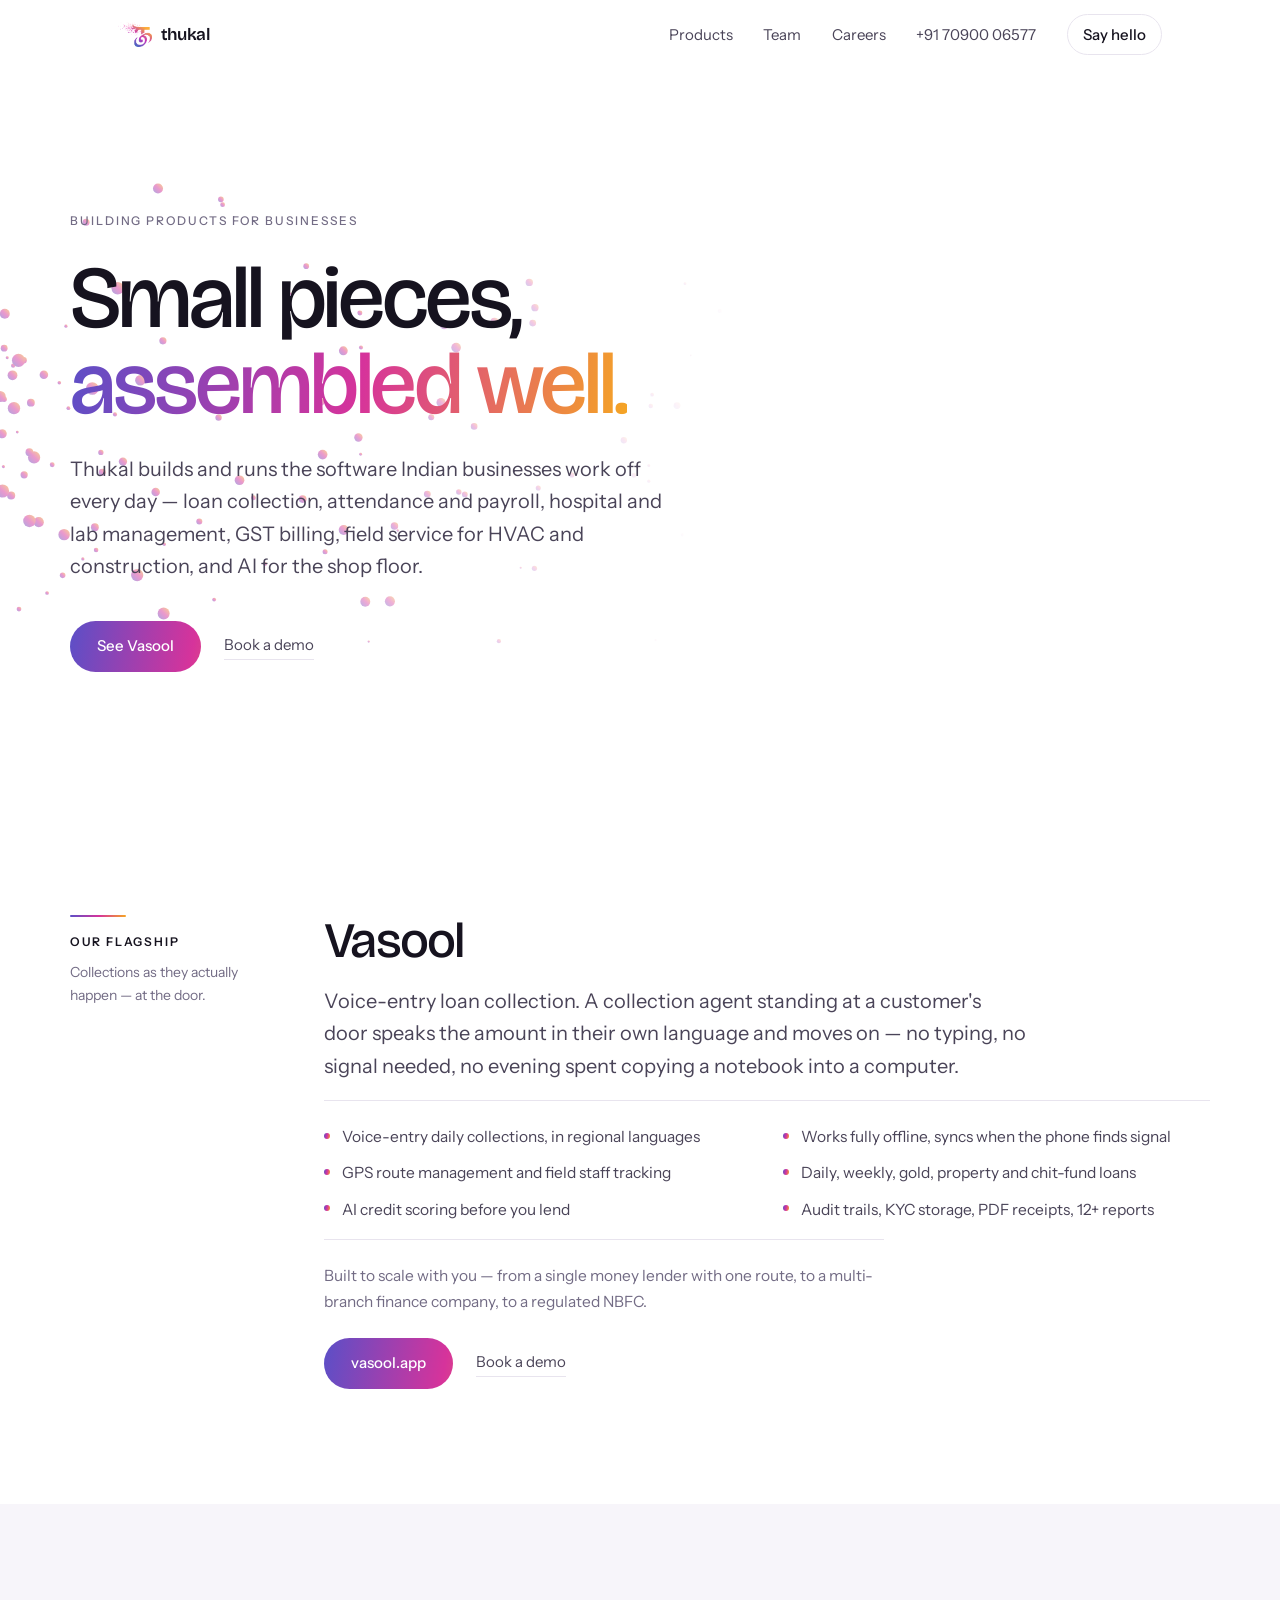
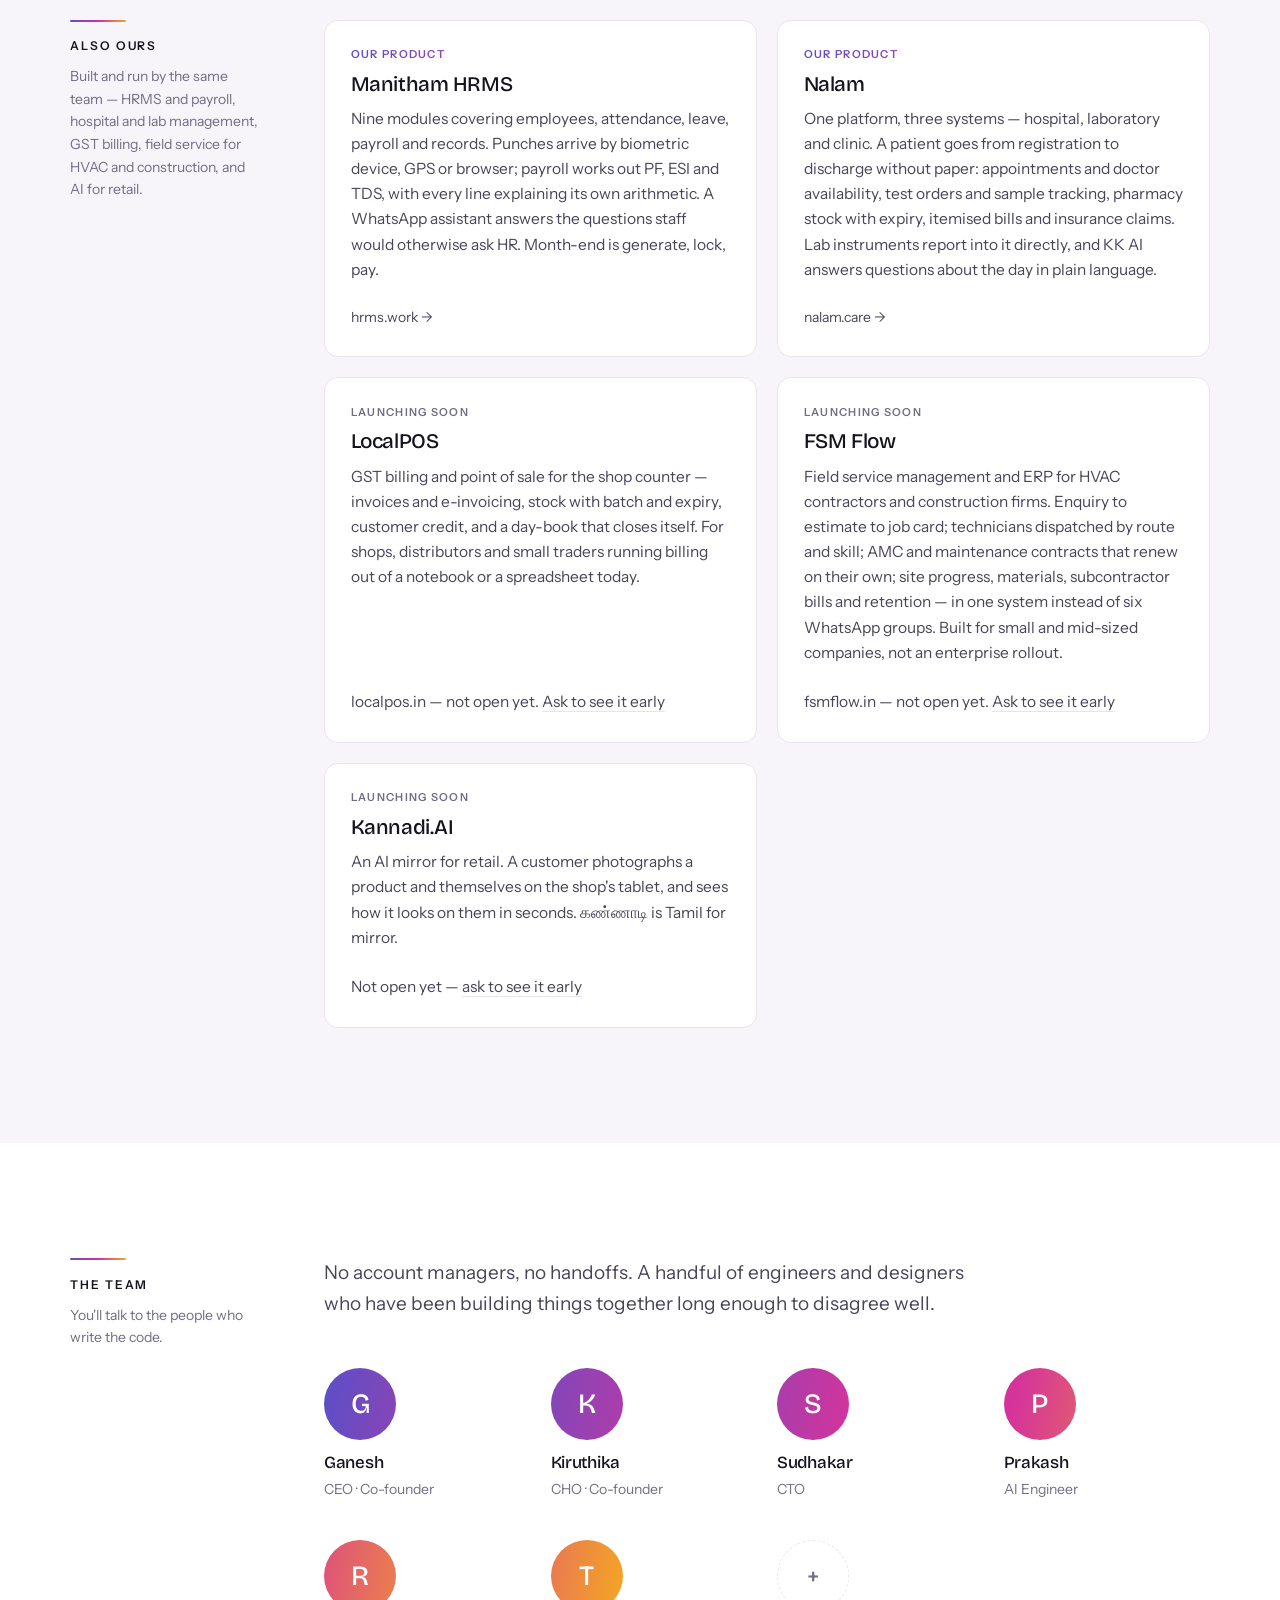
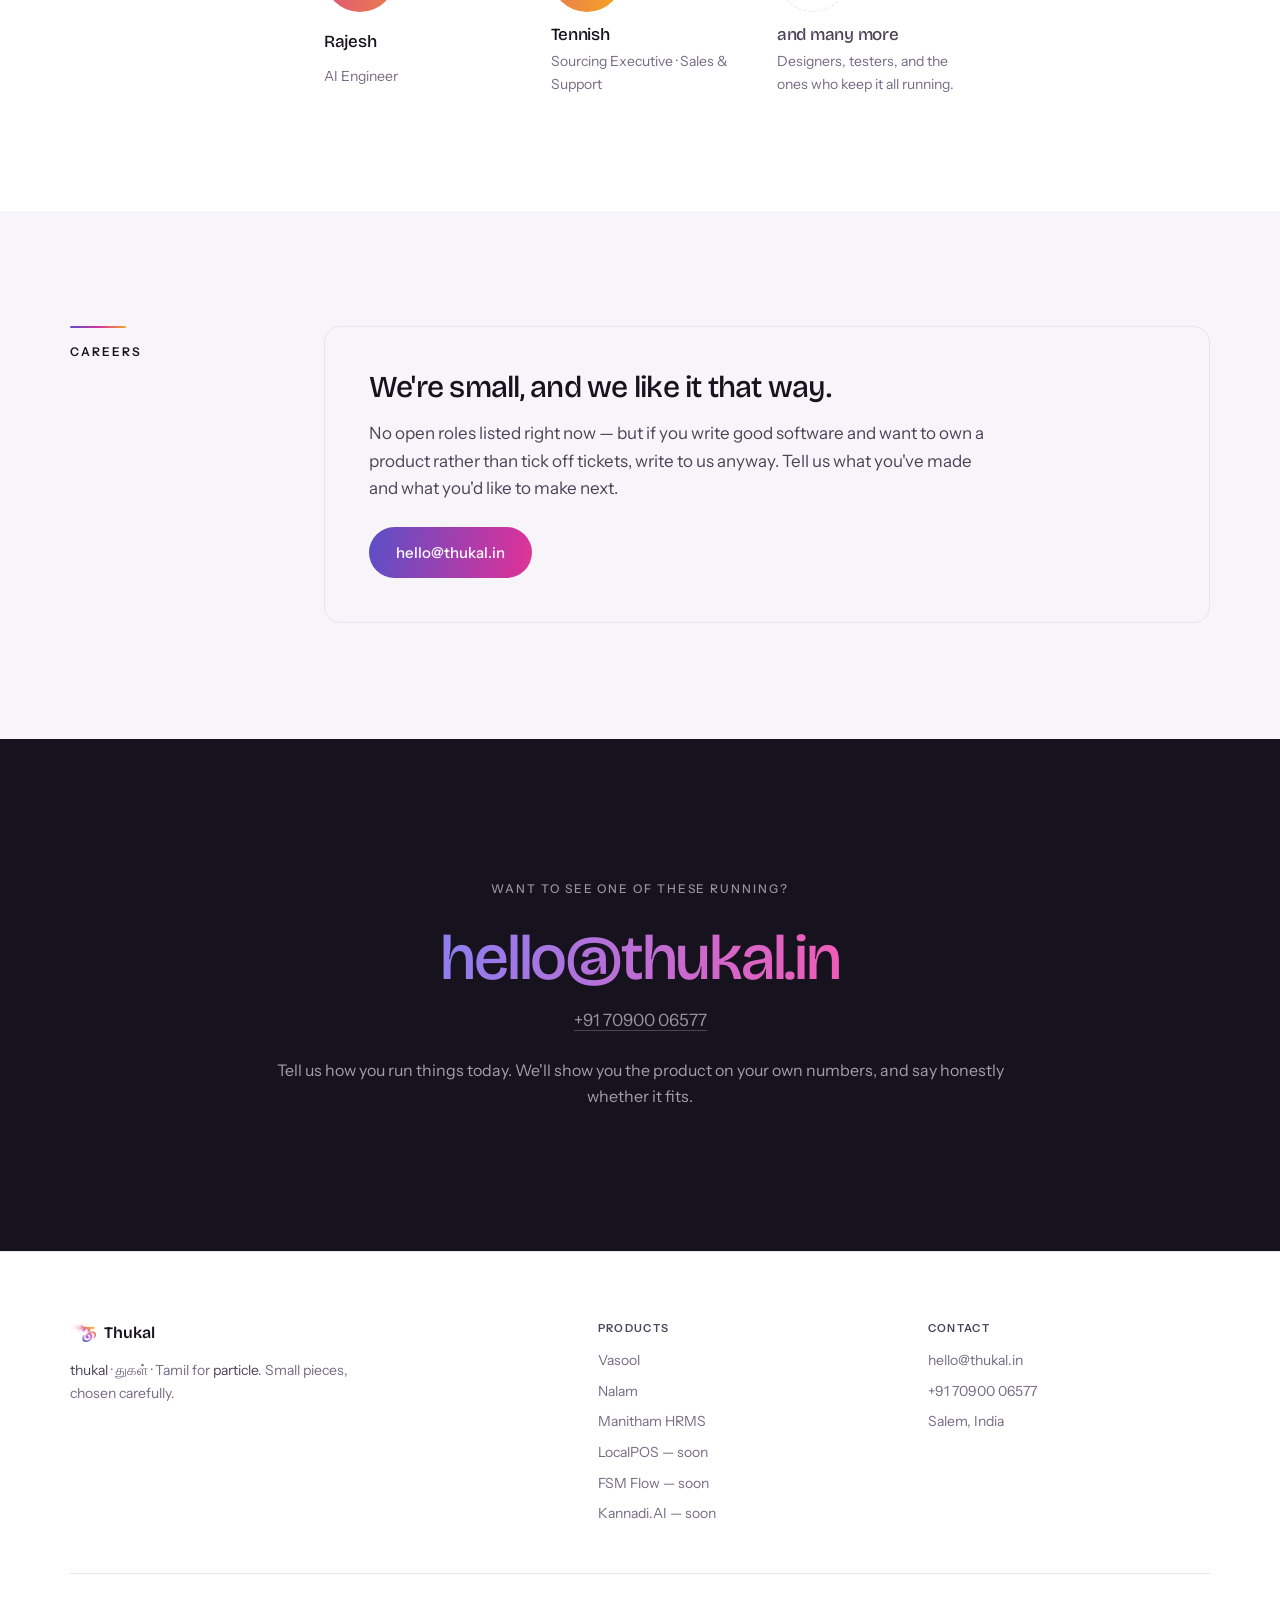
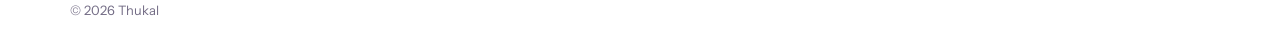
<file: index.html>
<!DOCTYPE html>
<html lang="en">
<head>
	<meta charset="UTF-8">
	<meta http-equiv="X-UA-Compatible" content="IE=edge">
	<meta name="viewport" content="width=device-width, initial-scale=1">

	<title>Thukal — business software products built in India</title>
	<meta name="description" content="Thukal builds and runs software for Indian business: Vasool loan collection software, Nalam hospital and lab management, Manitham HRMS for attendance and payroll, LocalPOS GST billing, and FSM Flow field service management and ERP for HVAC and construction.">

	<meta property="og:title" content="Thukal — business software products built in India">
	<meta property="og:description" content="Loan collection, hospital and lab management, HRMS and payroll, GST billing, and field service management for HVAC and construction. Products we build, ship and run ourselves.">
	<meta property="og:type" content="website">
	<meta property="og:url" content="https://thukal.io/">
	<meta property="og:image" content="https://thukal.io/images/logo.png">

	<link rel="canonical" href="https://thukal.io/">

	<link rel="icon" type="image/png" sizes="96x96" href="images/favicon/favicon-96x96.png">
	<link rel="icon" type="image/svg+xml" href="images/favicon/favicon.svg">
	<link rel="shortcut icon" href="images/favicon/favicon.ico">
	<link rel="apple-touch-icon" sizes="180x180" href="images/favicon/apple-touch-icon.png">
	<link rel="manifest" href="images/favicon/site.webmanifest">
	<meta name="theme-color" content="#ffffff">

	<link rel="preconnect" href="https://fonts.googleapis.com">
	<link rel="preconnect" href="https://fonts.gstatic.com" crossorigin>
	<link href="https://fonts.googleapis.com/css2?family=Bricolage+Grotesque:opsz,wght@12..96,400;12..96,500;12..96,600&family=Instrument+Sans:wght@400;500;600&display=swap" rel="stylesheet">

	<link rel="stylesheet" href="css/style.css">

	<!-- Ties the three product domains to the parent brand for search engines.
	     No offers/aggregateRating: no pricing is public, and invented ratings
	     are a manual-action risk. -->
	<script type="application/ld+json">
	{
		"@context": "https://schema.org",
		"@type": "Organization",
		"@id": "https://thukal.io/#organization",
		"name": "Thukal",
		"url": "https://thukal.io/",
		"logo": "https://thukal.io/images/logo.png",
		"email": "hello@thukal.in",
		"telephone": "+91-70900-06577",
		"slogan": "Building products for businesses",
		"foundingDate": "2025",
		"address": {
			"@type": "PostalAddress",
			"addressLocality": "Salem",
			"addressRegion": "Tamil Nadu",
			"addressCountry": "IN"
		},
		"owns": [
			{
				"@type": "SoftwareApplication",
				"name": "Vasool",
				"url": "https://vasool.app",
				"applicationCategory": "BusinessApplication",
				"description": "Voice-entry loan collection for money lenders, finance companies and NBFCs. Works offline, with GPS route tracking and AI credit scoring."
			},
			{
				"@type": "SoftwareApplication",
				"name": "Manitham HRMS",
				"url": "https://hrms.work",
				"applicationCategory": "BusinessApplication",
				"description": "Attendance, leave and payroll for Indian businesses, with PF, ESI and TDS compliance built in."
			},
			{
				"@type": "SoftwareApplication",
				"name": "Nalam",
				"url": "https://nalam.care",
				"applicationCategory": "HealthApplication",
				"description": "Hospital, laboratory and clinic management — patients, appointments, lab orders, pharmacy stock, billing and insurance claims, with direct lab instrument integration."
			},
			{
				"@type": "SoftwareApplication",
				"name": "LocalPOS",
				"applicationCategory": "BusinessApplication",
				"description": "GST billing and point-of-sale software for Indian shops, distributors and small traders — counter billing, stock, e-invoicing and day-book."
			},
			{
				"@type": "SoftwareApplication",
				"name": "FSM Flow",
				"applicationCategory": "BusinessApplication",
				"description": "Field service management and ERP for HVAC contractors and construction companies — job cards, technician dispatch and scheduling, AMC and maintenance contracts, site progress, materials, subcontractor bills and estimates."
			},
			{
				"@type": "SoftwareApplication",
				"name": "Kannadi.AI",
				"applicationCategory": "BusinessApplication",
				"description": "An AI mirror for retail: customers see how a product looks on them in seconds."
			}
		]
	}
	</script>
</head>
<body>

<a class="skip" href="#main">Skip to content</a>

<header class="masthead" id="masthead">
	<div class="masthead-inner">
		<a class="brand" href="#top" aria-label="Thukal, home">
			<img src="images/logo.png" alt="" width="34" height="26">
			<span>thukal</span>
		</a>
		<nav class="nav" aria-label="Primary">
			<a href="#products">Products</a>
			<a href="#team">Team</a>
			<a href="#careers">Careers</a>
			<a class="nav-tel" href="tel:+917090006577"><span class="tel-full">+91 70900 06577</span><span class="tel-short">Call</span></a>
			<a class="nav-cta" href="mailto:hello@thukal.in">Say hello</a>
		</nav>
	</div>
</header>

<main id="main">

	<!-- ───────────────────────────  HERO  ─────────────────────────── -->
	<section class="hero" id="top">
		<div class="hero-field" aria-hidden="true">
			<svg id="particles" viewBox="0 0 620 460" preserveAspectRatio="xMidYMid meet" role="presentation">
				<defs>
					<linearGradient id="thukal-grad" x1="0" y1="1" x2="1" y2="0">
						<stop offset="0%" stop-color="#5B4FC7"/>
						<stop offset="52%" stop-color="#D6339B"/>
						<stop offset="100%" stop-color="#F5A623"/>
					</linearGradient>
				</defs>
			</svg>
		</div>

		<div class="hero-inner">
			<p class="eyebrow">Building products for businesses</p>
			<h1 class="hero-title">
				Small pieces,<br>
				<em>assembled well.</em>
			</h1>
			<p class="hero-lede">
				Thukal builds and runs the software Indian businesses work off every day —
				loan collection, attendance and payroll, hospital and lab management,
				GST billing, field service for HVAC and construction, and AI for the
				shop floor.
			</p>
			<div class="hero-actions">
				<a class="btn" href="#vasool">See Vasool</a>
				<a class="btn-quiet" href="mailto:hello@thukal.in?subject=Demo%20request">Book a demo</a>
			</div>
		</div>
	</section>

	<!-- ───────────────────────────  FLAGSHIP  ─────────────────────────── -->
	<section class="band" id="vasool">
		<div class="band-inner">
			<div class="rail">
				<h2 class="rail-label">Our flagship</h2>
				<p class="rail-note">Collections as they actually happen — at the door.</p>
			</div>
			<div class="col">
				<div class="flagship">
					<div class="flagship-copy">
						<h3 class="flagship-name">Vasool</h3>
						<p class="flagship-lede">
							Voice-entry loan collection. A collection agent standing at a
							customer's door speaks the amount in their own language and moves
							on — no typing, no signal needed, no evening spent copying a
							notebook into a computer.
						</p>

						<ul class="caps">
							<li>Voice-entry daily collections, in regional languages</li>
							<li>Works fully offline, syncs when the phone finds signal</li>
							<li>GPS route management and field staff tracking</li>
							<li>Daily, weekly, gold, property and chit-fund loans</li>
							<li>AI credit scoring before you lend</li>
							<li>Audit trails, KYC storage, PDF receipts, 12+ reports</li>
						</ul>

						<p class="flagship-who">
							Built to scale with you — from a single money lender with one
							route, to a multi-branch finance company, to a regulated NBFC.
						</p>

						<div class="flagship-actions">
							<a class="btn" href="https://vasool.app">vasool.app</a>
							<a class="btn-quiet" href="mailto:hello@thukal.in?subject=Vasool%20demo">Book a demo</a>
						</div>
					</div>

					<!-- Product shot goes here. Swap this comment for:
					     <div class="shot"><img src="images/vasool-app.png" alt="The Vasool collection screen, showing a route's customers for the day" width="520" height="640"></div> -->
				</div>
			</div>
		</div>
	</section>

	<!-- ───────────────────────────  PRODUCTS  ─────────────────────────── -->
	<section class="band band-mist" id="products">
		<div class="band-inner">
			<div class="rail">
				<h2 class="rail-label">Also ours</h2>
				<p class="rail-note">
					Built and run by the same team — HRMS and payroll, hospital and lab
					management, GST billing, field service for HVAC and construction,
					and AI for retail.
				</p>
			</div>
			<div class="col">
				<ul class="work">
					<li class="card">
						<span class="tag tag-product">Our product</span>
						<h3>Manitham HRMS</h3>
						<p>Nine modules covering employees, attendance, leave, payroll and records. Punches arrive by biometric device, GPS or browser; payroll works out PF, ESI and TDS, with every line explaining its own arithmetic. A WhatsApp assistant answers the questions staff would otherwise ask HR. Month-end is generate, lock, pay.</p>
						<a class="card-link" href="https://hrms.work">hrms.work</a>
					</li>
					<li class="card">
						<span class="tag tag-product">Our product</span>
						<h3>Nalam</h3>
						<p>One platform, three systems — hospital, laboratory and clinic. A patient goes from registration to discharge without paper: appointments and doctor availability, test orders and sample tracking, pharmacy stock with expiry, itemised bills and insurance claims. Lab instruments report into it directly, and KK AI answers questions about the day in plain language.</p>
						<a class="card-link" href="https://nalam.care">nalam.care</a>
					</li>
					<li class="card">
						<span class="tag tag-soon">Launching soon</span>
						<h3>LocalPOS</h3>
						<p>GST billing and point of sale for the shop counter — invoices and e-invoicing, stock with batch and expiry, customer credit, and a day-book that closes itself. For shops, distributors and small traders running billing out of a notebook or a spreadsheet today.</p>
						<p class="card-note">localpos.in — not open yet. <a href="mailto:hello@thukal.in?subject=LocalPOS%20early%20access">Ask to see it early</a></p>
					</li>
					<li class="card">
						<span class="tag tag-soon">Launching soon</span>
						<h3>FSM Flow</h3>
						<p>Field service management and ERP for HVAC contractors and construction firms. Enquiry to estimate to job card; technicians dispatched by route and skill; AMC and maintenance contracts that renew on their own; site progress, materials, subcontractor bills and retention — in one system instead of six WhatsApp groups. Built for small and mid-sized companies, not an enterprise rollout.</p>
						<p class="card-note">fsmflow.in — not open yet. <a href="mailto:hello@thukal.in?subject=FSM%20Flow%20early%20access">Ask to see it early</a></p>
					</li>
					<li class="card">
						<span class="tag tag-soon">Launching soon</span>
						<h3>Kannadi.AI</h3>
						<p>An AI mirror for retail. A customer photographs a product and themselves on the shop's tablet, and sees how it looks on them in seconds. <span lang="ta">கண்ணாடி</span> is Tamil for mirror.</p>
						<p class="card-note">Not open yet — <a href="mailto:hello@thukal.in?subject=Kannadi.AI">ask to see it early</a></p>
					</li>
				</ul>
			</div>
		</div>
	</section>

	<!-- ───────────────────────────  TEAM  ─────────────────────────── -->
	<section class="band" id="team">
		<div class="band-inner">
			<div class="rail">
				<h2 class="rail-label">The team</h2>
				<p class="rail-note">You'll talk to the people who write the code.</p>
			</div>
			<div class="col">
				<p class="team-lede">
					No account managers, no handoffs. A handful of engineers and designers
					who have been building things together long enough to disagree well.
				</p>

				<!-- For a photo, swap the .avatar div for:
				     <img class="avatar-img" src="images/team/ganesh.jpg" alt="" width="72" height="72"> -->
				<ul class="team">
					<li class="member">
						<div class="avatar" style="--pos: 0%" aria-hidden="true">G</div>
						<h3>Ganesh</h3>
						<p>CEO · Co-founder</p>
					</li>
					<li class="member">
						<div class="avatar" style="--pos: 20%" aria-hidden="true">K</div>
						<h3>Kiruthika</h3>
						<p>CHO · Co-founder</p>
					</li>
					<li class="member">
						<div class="avatar" style="--pos: 40%" aria-hidden="true">S</div>
						<h3>Sudhakar</h3>
						<p>CTO</p>
					</li>
					<li class="member">
						<div class="avatar" style="--pos: 60%" aria-hidden="true">P</div>
						<h3>Prakash</h3>
						<p>AI Engineer</p>
					</li>
					<li class="member">
						<div class="avatar" style="--pos: 80%" aria-hidden="true">R</div>
						<h3>Rajesh</h3>
						<p>AI Engineer</p>
					</li>
					<li class="member">
						<div class="avatar" style="--pos: 100%" aria-hidden="true">T</div>
						<h3>Tennish</h3>
						<p>Sourcing Executive · Sales &amp; Support</p>
					</li>
					<li class="member member-more">
						<div class="avatar avatar-more" aria-hidden="true">+</div>
						<h3>and many more</h3>
						<p>Designers, testers, and the ones who keep it all running.</p>
					</li>
				</ul>
			</div>
		</div>
	</section>

	<!-- ───────────────────────────  CAREERS  ─────────────────────────── -->
	<section class="band band-mist" id="careers">
		<div class="band-inner">
			<div class="rail">
				<h2 class="rail-label">Careers</h2>
			</div>
			<div class="col">
				<div class="callout">
					<h3>We're small, and we like it that way.</h3>
					<p>
						No open roles listed right now — but if you write good software and want
						to own a product rather than tick off tickets, write to us anyway.
						Tell us what you've made and what you'd like to make next.
					</p>
					<a class="btn" href="mailto:hello@thukal.in?subject=Working%20at%20Thukal">hello@thukal.in</a>
				</div>
			</div>
		</div>
	</section>

	<!-- ───────────────────────────  CONTACT  ─────────────────────────── -->
	<section class="contact" id="contact">
		<div class="contact-inner">
			<p class="eyebrow">Want to see one of these running?</p>
			<a class="contact-mail" href="mailto:hello@thukal.in?subject=Demo%20request">hello@thukal.in</a>
			<p class="contact-phone"><a href="tel:+917090006577">+91 70900 06577</a></p>
			<p class="contact-note">Tell us how you run things today. We'll show you the product on your own numbers, and say honestly whether it fits.</p>
		</div>
	</section>

</main>

<footer class="footer">
	<div class="footer-inner">
		<div class="footer-brand">
			<p class="footer-name">
				<img src="images/logo.png" alt="" width="26" height="20">
				<span>Thukal</span>
			</p>
			<p class="footer-meaning">
				<em>thukal</em> · <span lang="ta">துகள்</span> · Tamil for <em>particle</em>.
				Small pieces, chosen carefully.
			</p>
		</div>

		<nav class="footer-col" aria-label="Products">
			<p class="footer-head">Products</p>
			<a href="https://vasool.app">Vasool</a>
			<a href="https://nalam.care">Nalam</a>
			<a href="https://hrms.work">Manitham HRMS</a>
			<span>LocalPOS — soon</span>
			<span>FSM Flow — soon</span>
			<span>Kannadi.AI — soon</span>
		</nav>

		<div class="footer-col">
			<p class="footer-head">Contact</p>
			<a href="mailto:hello@thukal.in">hello@thukal.in</a>
			<a href="tel:+917090006577">+91 70900 06577</a>
			<span>Salem, India</span>
		</div>
	</div>

	<p class="footer-base">&copy; <span id="year">2026</span> Thukal</p>
</footer>

<script src="js/particles.js" defer></script>

<!-- Cloudflare Web Analytics. PLACEHOLDER TOKEN — reports nothing until the
     real beacon token from the Cloudflare dashboard replaces CF_BEACON_TOKEN. -->
<script defer src="https://static.cloudflareinsights.com/beacon.min.js" data-cf-beacon='{"token": "CF_BEACON_TOKEN"}'></script>
</body>
</html>
</file>
<file: css/style.css>
/* ==========================================================================
   Thukal — thukal (துகள்) is Tamil for "particle".
   The logo is a particle field coalescing into a T; the whole page is built
   from that idea. The brand gradient earns its keep in exactly three places:
   the hero field, the rail rules, and the single primary action.
   ========================================================================== */

:root {
	/* Ink — near-black with a violet cast, matching the cool end of the mark */
	--ink:      #16131F;
	--ink-2:    #4A4458;
	--ink-3:    #736C85;  /* 4.9:1 on white — safe for the small label text */

	/* Ground */
	--paper:    #FFFFFF;
	--mist:     #F7F5FA;
	--line:     #E8E4EE;

	/* Pulled straight from logo.png */
	--violet:   #5B4FC7;
	--magenta:  #D6339B;
	--amber:    #F5A623;
	--grad: linear-gradient(100deg, var(--violet) 0%, var(--magenta) 52%, var(--amber) 100%);

	/* Darker magenta for text-sized hover states (5.8:1 on white) */
	--magenta-deep: #B62A83;
	/* Lifted variant for gradient text on the dark contact band — the stock
	   violet only reaches 3:1 against --ink, which large type barely passes. */
	--grad-bright: linear-gradient(100deg, #8B7FF0 0%, #F05CB8 50%, #FFC145 100%);

	/* Type */
	--display: "Bricolage Grotesque", ui-sans-serif, system-ui, sans-serif;
	--body: "Instrument Sans", ui-sans-serif, system-ui, -apple-system, "Segoe UI", sans-serif;

	/* Measure */
	--wrap: 1140px;
	--gutter: clamp(1.25rem, 5vw, 3rem);
	--rail-w: 190px;
	--band-y: clamp(4.5rem, 9vw, 8rem);
}

/* ── reset ─────────────────────────────────────────────────────────────── */

*, *::before, *::after { box-sizing: border-box; }

html { -webkit-text-size-adjust: 100%; scroll-behavior: smooth; }

/* Clear the sticky masthead when jumping to an anchor */
section[id] { scroll-margin-top: 5rem; }

body {
	margin: 0;
	background: var(--paper);
	color: var(--ink);
	font-family: var(--body);
	font-size: 1.0625rem;
	line-height: 1.62;
	-webkit-font-smoothing: antialiased;
	-moz-osx-font-smoothing: grayscale;
	text-rendering: optimizeLegibility;
}

h1, h2, h3 { margin: 0; font-family: var(--display); font-weight: 500; line-height: 1.1; }
p { margin: 0; }
ul { margin: 0; padding: 0; list-style: none; }
img { max-width: 100%; height: auto; display: block; }

a { color: inherit; text-decoration: none; }

:focus-visible {
	outline: 2px solid var(--magenta);
	outline-offset: 3px;
	border-radius: 3px;
}

.skip {
	position: absolute;
	left: -9999px;
	top: 0;
	padding: .75rem 1rem;
	background: var(--ink);
	color: #fff;
	z-index: 100;
}
.skip:focus { left: .5rem; top: .5rem; }

/* ── masthead ──────────────────────────────────────────────────────────── */

.masthead {
	position: sticky;
	top: 0;
	z-index: 50;
	background: rgba(255, 255, 255, .82);
	backdrop-filter: saturate(160%) blur(12px);
	-webkit-backdrop-filter: saturate(160%) blur(12px);
	border-bottom: 1px solid transparent;
	transition: border-color .25s ease;
}
.masthead.is-stuck { border-bottom-color: var(--line); }

.masthead-inner {
	max-width: var(--wrap);
	margin-inline: auto;
	padding: .9rem var(--gutter);
	display: flex;
	align-items: center;
	justify-content: space-between;
	gap: 1rem;
}

.brand {
	display: inline-flex;
	align-items: center;
	gap: .55rem;
	font-family: var(--display);
	font-weight: 600;
	font-size: 1.0625rem;
	letter-spacing: -.02em;
}
.brand img { width: 34px; height: auto; }

.nav {
	display: flex;
	align-items: center;
	gap: clamp(1rem, 3vw, 1.9rem);
	font-size: .9375rem;
}
.nav a { color: var(--ink-2); transition: color .18s ease; }
.nav a:hover { color: var(--ink); }

/* The tel: link is the one nav item worth keeping on a phone — it survives
   the small-screen rule below, shortened to "Call". */
.nav-tel .tel-short { display: none; }

.nav a.nav-cta {
	color: var(--ink);
	font-weight: 500;
	padding: .45rem .95rem;
	border: 1px solid var(--line);
	border-radius: 999px;
	transition: border-color .18s ease, background-color .18s ease, color .18s ease;
}
.nav a.nav-cta:hover { border-color: var(--ink); background: var(--ink); color: #fff; }

/* ── hero ──────────────────────────────────────────────────────────────── */

.hero {
	position: relative;
	overflow: hidden;
	padding: clamp(4rem, 11vw, 9rem) var(--gutter) clamp(4.5rem, 10vw, 8rem);
}

.hero-inner {
	position: relative;
	z-index: 2;
	max-width: var(--wrap);
	margin-inline: auto;
}

.hero-field {
	position: absolute;
	inset: 0 auto 0 0;
	width: min(760px, 78%);
	pointer-events: none;
	z-index: 1;
	opacity: .5;
	-webkit-mask-image: linear-gradient(100deg, #000 0%, #000 45%, transparent 88%);
	mask-image: linear-gradient(100deg, #000 0%, #000 45%, transparent 88%);
}
.hero-field svg { width: 100%; height: 100%; }

.eyebrow {
	font-size: .75rem;
	font-weight: 500;
	letter-spacing: .16em;
	text-transform: uppercase;
	color: var(--ink-3);
	margin-bottom: 1.5rem;
}

.hero-title {
	font-size: clamp(2.9rem, 8.2vw, 5.5rem);
	font-weight: 500;
	letter-spacing: -.035em;
	line-height: .98;
	max-width: 15ch;
}
.hero-title em {
	font-style: normal;
	background: var(--grad);
	-webkit-background-clip: text;
	background-clip: text;
	color: transparent;
}

.hero-lede {
	margin-top: 1.6rem;
	max-width: 46ch;
	font-size: clamp(1.0625rem, 1.6vw, 1.25rem);
	color: var(--ink-2);
}

.hero-actions {
	margin-top: 2.4rem;
	display: flex;
	flex-wrap: wrap;
	align-items: center;
	gap: 1.4rem;
}

/* ── buttons ───────────────────────────────────────────────────────────── */

.btn {
	display: inline-block;
	padding: .85rem 1.7rem;
	border-radius: 999px;
	background: var(--grad);
	background-size: 180% 100%;
	background-position: 0% 50%;
	color: #fff;
	font-weight: 500;
	font-size: .9375rem;
	transition: background-position .5s ease, transform .2s ease;
}
.btn:hover { background-position: 100% 50%; transform: translateY(-1px); }

.btn-quiet {
	font-size: .9375rem;
	color: var(--ink-2);
	padding-bottom: 2px;
	border-bottom: 1px solid var(--line);
	transition: color .18s ease, border-color .18s ease;
}
.btn-quiet:hover { color: var(--ink); border-bottom-color: var(--ink); }

/* ── bands & rail ──────────────────────────────────────────────────────── */

.band { padding: var(--band-y) var(--gutter); }
.band-mist { background: var(--mist); }

.band-inner {
	max-width: var(--wrap);
	margin-inline: auto;
	display: grid;
	gap: clamp(2rem, 5vw, 4.5rem);
}

.rail-label {
	font-family: var(--body);
	font-size: .75rem;
	font-weight: 600;
	letter-spacing: .16em;
	text-transform: uppercase;
	color: var(--ink);
}
.rail-label::before {
	content: "";
	display: block;
	width: 56px;
	height: 2px;
	margin-bottom: 1.1rem;
	border-radius: 2px;
	background: var(--grad);
}

.rail-note {
	margin-top: .8rem;
	font-size: .875rem;
	color: var(--ink-3);
	max-width: 24ch;
}

@media (min-width: 900px) {
	.band-inner { grid-template-columns: var(--rail-w) minmax(0, 1fr); }
	.rail { position: sticky; top: 5.5rem; align-self: start; }
}

/* ── flagship ──────────────────────────────────────────────────────────── */

.flagship {
	display: grid;
	gap: clamp(2rem, 4vw, 3.25rem);
	align-items: start;
}
/* Two columns only once there is actually a .shot to fill the second one —
   otherwise the copy would be squeezed into half a screen beside nothing.
   Browsers without :has() simply keep the single-column stack. The 1100px
   floor is later than the 900px rail breakpoint: the rail takes 190px first. */
@media (min-width: 1100px) {
	.flagship:has(.shot) { grid-template-columns: minmax(0, 1fr) minmax(0, 19rem); }
}

.flagship-copy { display: grid; gap: 1.1rem; }

.flagship-name {
	font-size: clamp(2.1rem, 5.5vw, 3.1rem);
	letter-spacing: -.035em;
	line-height: 1.05;
}

.flagship-lede {
	font-size: clamp(1.0625rem, 1.9vw, 1.25rem);
	color: var(--ink-2);
	max-width: 54ch;
}

/* Capabilities. The gradient shows up here only as the 6px marker — the same
   restraint as .rail-label::before and .card::before. */
.caps {
	display: grid;
	gap: .7rem 2rem;
	padding-top: 1.45rem;
	border-top: 1px solid var(--line);
}
@media (min-width: 720px) {
	.caps { grid-template-columns: repeat(2, minmax(0, 1fr)); }
}
.caps li {
	position: relative;
	padding-left: 1.15rem;
	font-size: .9688rem;
	color: var(--ink-2);
}
.caps li::before {
	content: "";
	position: absolute;
	left: 0;
	top: .55rem;
	width: 6px;
	height: 6px;
	border-radius: 50%;
	background: var(--grad);
}

.flagship-who {
	padding-top: 1.45rem;
	border-top: 1px solid var(--line);
	color: var(--ink-3);
	font-size: .9688rem;
	max-width: 56ch;
}

.flagship-actions {
	margin-top: .4rem;
	display: flex;
	flex-wrap: wrap;
	align-items: center;
	gap: 1.4rem;
}

/* Frame for the product shot — borrows the card's border and radius so the
   flagship and the cards below it read as one family. */
.shot {
	border: 1px solid var(--line);
	border-radius: 14px;
	overflow: hidden;
	background: var(--mist);
}

/* ── work ──────────────────────────────────────────────────────────────── */

.work {
	display: grid;
	gap: 1.25rem;
	grid-template-columns: repeat(auto-fit, minmax(min(100%, 320px), 1fr));
}

.card {
	position: relative;
	overflow: hidden;
	background: var(--paper);
	border: 1px solid var(--line);
	border-radius: 14px;
	padding: 1.6rem 1.6rem 1.75rem;
	display: flex;
	flex-direction: column;
	gap: .6rem;
	transition: border-color .22s ease, transform .22s ease;
}
.card::before {
	content: "";
	position: absolute;
	inset: 0 0 auto 0;
	height: 2px;
	background: var(--grad);
	transform: scaleX(0);
	transform-origin: left;
	transition: transform .35s cubic-bezier(.2, .7, .3, 1);
}
.card:hover { border-color: #D8D2E2; transform: translateY(-2px); }
.card:hover::before { transform: scaleX(1); }

.tag {
	font-size: .6875rem;
	font-weight: 600;
	letter-spacing: .12em;
	text-transform: uppercase;
	color: var(--ink-3);
}
.tag-product {
	background: var(--grad);
	-webkit-background-clip: text;
	background-clip: text;
	color: transparent;
}

/* Status, not a badge: no gradient clip, so an unfinished product cannot
   out-shout a shipped one. */
.tag-soon { color: var(--ink-3); }

.card h3 { font-size: 1.3rem; letter-spacing: -.02em; }
.card p { color: var(--ink-2); font-size: .9688rem; }

.card-link {
	margin-top: auto;
	padding-top: .9rem;
	font-size: .875rem;
	color: var(--ink-2);
	transition: color .18s ease;
}
.card-link::after { content: " →"; }
.card-link:hover { color: var(--magenta-deep); }

/* Stands in for .card-link where there is nowhere to send people yet. Same
   margin-top: auto, so card footers still line up across the grid. */
.card-note {
	margin-top: auto;
	padding-top: .9rem;
	font-size: .875rem;
	color: var(--ink-3);
}
.card-note a { border-bottom: 1px solid var(--line); }
.card-note a:hover { color: var(--magenta-deep); border-bottom-color: currentColor; }

/* ── team ──────────────────────────────────────────────────────────────── */

.team-lede {
	color: var(--ink-2);
	font-size: clamp(1.0625rem, 1.5vw, 1.1875rem);
	max-width: 52ch;
	margin-bottom: clamp(2rem, 4vw, 3rem);
}

.team {
	display: grid;
	gap: clamp(1.75rem, 3vw, 2.5rem) 1.25rem;
	grid-template-columns: repeat(auto-fill, minmax(min(100%, 170px), 1fr));
}

.member { display: grid; gap: .35rem; justify-items: start; }
.member h3 { font-size: 1.0625rem; letter-spacing: -.015em; margin-top: .55rem; }
.member p { font-size: .875rem; color: var(--ink-3); }

/* Each person takes a different slice of the same gradient — one spectrum,
   distinct particles. --pos is set per member in the markup. */
.avatar {
	width: 72px;
	height: 72px;
	border-radius: 50%;
	background: var(--grad);
	background-size: 600% 100%;
	background-position: var(--pos, 50%) 50%;
	color: #fff;
	display: grid;
	place-items: center;
	font-family: var(--display);
	font-size: 1.75rem;
	font-weight: 500;
	line-height: 1;
	transition: transform .25s cubic-bezier(.2, .7, .3, 1);
}
.member:hover .avatar { transform: translateY(-3px); }

.avatar-img {
	width: 72px;
	height: 72px;
	border-radius: 50%;
	object-fit: cover;
}

.avatar-more {
	background: none;
	border: 1px dashed var(--line);
	color: var(--ink-3);
	font-size: 1.5rem;
}

.member-more h3 { color: var(--ink-2); }
.member-more p { max-width: 22ch; }

/* ── callout ───────────────────────────────────────────────────────────── */

.callout {
	border: 1px solid var(--line);
	border-radius: 16px;
	padding: clamp(1.75rem, 4vw, 2.75rem);
	display: grid;
	gap: 1rem;
	justify-items: start;
}
.callout h3 { font-size: clamp(1.4rem, 2.6vw, 1.9rem); letter-spacing: -.025em; }
.callout p { color: var(--ink-2); max-width: 56ch; }
.callout .btn { margin-top: .5rem; }

/* ── contact ───────────────────────────────────────────────────────────── */

.contact {
	background: var(--ink);
	color: #fff;
	padding: clamp(5rem, 11vw, 9rem) var(--gutter);
	text-align: center;
}
.contact-inner { max-width: 46rem; margin-inline: auto; }
.contact .eyebrow { color: rgba(255, 255, 255, .55); }

.contact-mail {
	display: inline-block;
	font-family: var(--display);
	font-size: clamp(1.9rem, 6.2vw, 4rem);
	font-weight: 500;
	letter-spacing: -.035em;
	line-height: 1.1;
	background: var(--grad-bright);
	background-size: 200% 100%;
	background-position: 0% 50%;
	-webkit-background-clip: text;
	background-clip: text;
	color: transparent;
	transition: background-position .6s ease;
	word-break: break-word;
}
.contact-mail:hover { background-position: 100% 50%; }

.contact-phone {
	margin-top: .85rem;
	font-size: 1.0625rem;
	color: rgba(255, 255, 255, .55);
}
.contact-phone a { border-bottom: 1px solid rgba(255, 255, 255, .22); }
.contact-phone a:hover { color: #fff; border-bottom-color: rgba(255, 255, 255, .5); }

.contact-note {
	margin-top: 1.5rem;
	color: rgba(255, 255, 255, .6);
	font-size: 1rem;
}

/* ── footer ────────────────────────────────────────────────────────────── */

/* A grid, deliberately. The old flex + space-between distributed whatever was
   left over, so adding a fourth item scattered the row and stretched the
   meaning line to the far edge. */
.footer {
	padding: clamp(3rem, 6vw, 4.25rem) var(--gutter) 1.9rem;
	border-top: 1px solid var(--line);
}
.footer-inner {
	max-width: var(--wrap);
	margin-inline: auto;
	display: grid;
	gap: 2.25rem;
	font-size: .875rem;
	color: var(--ink-3);
}
/* The brand column takes the extra width; the two link columns stay equal. */
@media (min-width: 760px) {
	.footer-inner {
		grid-template-columns: minmax(0, 1.7fr) repeat(2, minmax(0, 1fr));
		gap: 2rem 3rem;
	}
}

.footer-brand { display: grid; gap: .85rem; align-content: start; }

.footer-name {
	display: inline-flex;
	align-items: center;
	gap: .5rem;
	font-family: var(--display);
	font-weight: 600;
	font-size: 1rem;
	color: var(--ink);
}
.footer-name img { width: 26px; height: auto; }

.footer-meaning { max-width: 36ch; }
.footer-meaning em { font-style: normal; color: var(--ink-2); }

.footer-col {
	display: grid;
	gap: .5rem;
	align-content: start;
	justify-items: start;
}
/* Labelled like .tag and .rail-label, so the footer belongs to the same
   typographic system as the rest of the page. */
.footer-head {
	margin-bottom: .2rem;
	font-size: .6875rem;
	font-weight: 600;
	letter-spacing: .12em;
	text-transform: uppercase;
	color: var(--ink-2);
}
.footer-col a { transition: color .18s ease; }
.footer-col a:hover { color: var(--ink); }

.footer-base {
	max-width: var(--wrap);
	margin: clamp(2.25rem, 4.5vw, 3rem) auto 0;
	padding-top: 1.6rem;
	border-top: 1px solid var(--line);
	font-size: .8125rem;
	color: var(--ink-3);
}

/* ── particles (the signature) ─────────────────────────────────────────── */

#particles .dot-wrap {
	transform: translate(var(--dx), var(--dy)) scale(.2);
	opacity: 0;
	transition:
		transform 1.5s cubic-bezier(.16, 1, .3, 1) var(--delay),
		opacity .9s ease var(--delay);
}
#particles.is-settled .dot-wrap {
	transform: translate(0, 0) scale(1);
	opacity: 1;
}
/* Once the entrance is done, the script drives .dot-wrap directly (cursor
   push), so the settle transition has to get out of the way. */
#particles.is-live .dot-wrap { transition: none; }

#particles circle {
	transform-box: fill-box;
	transform-origin: center;
	animation: drift var(--dur) ease-in-out var(--ddelay) infinite alternate;
}

@keyframes drift {
	from { transform: translate(0, 0) scale(1); }
	to   { transform: translate(var(--driftx), var(--drifty)) scale(var(--scale)); }
}

@media (prefers-reduced-motion: reduce) {
	html { scroll-behavior: auto; }
	#particles .dot-wrap { transform: none; opacity: 1; transition: none; }
	#particles circle { animation: none; }
	*, *::before, *::after {
		animation-duration: .01ms !important;
		animation-iteration-count: 1 !important;
		transition-duration: .01ms !important;
	}
}

/* ── small screens ─────────────────────────────────────────────────────── */

@media (max-width: 640px) {
	.hero-field { width: 100%; opacity: .3; }
	.nav a:not(.nav-cta):not(.nav-tel) { display: none; }
	.nav-tel .tel-full { display: none; }
	.nav-tel .tel-short { display: inline; }
}
</file>
